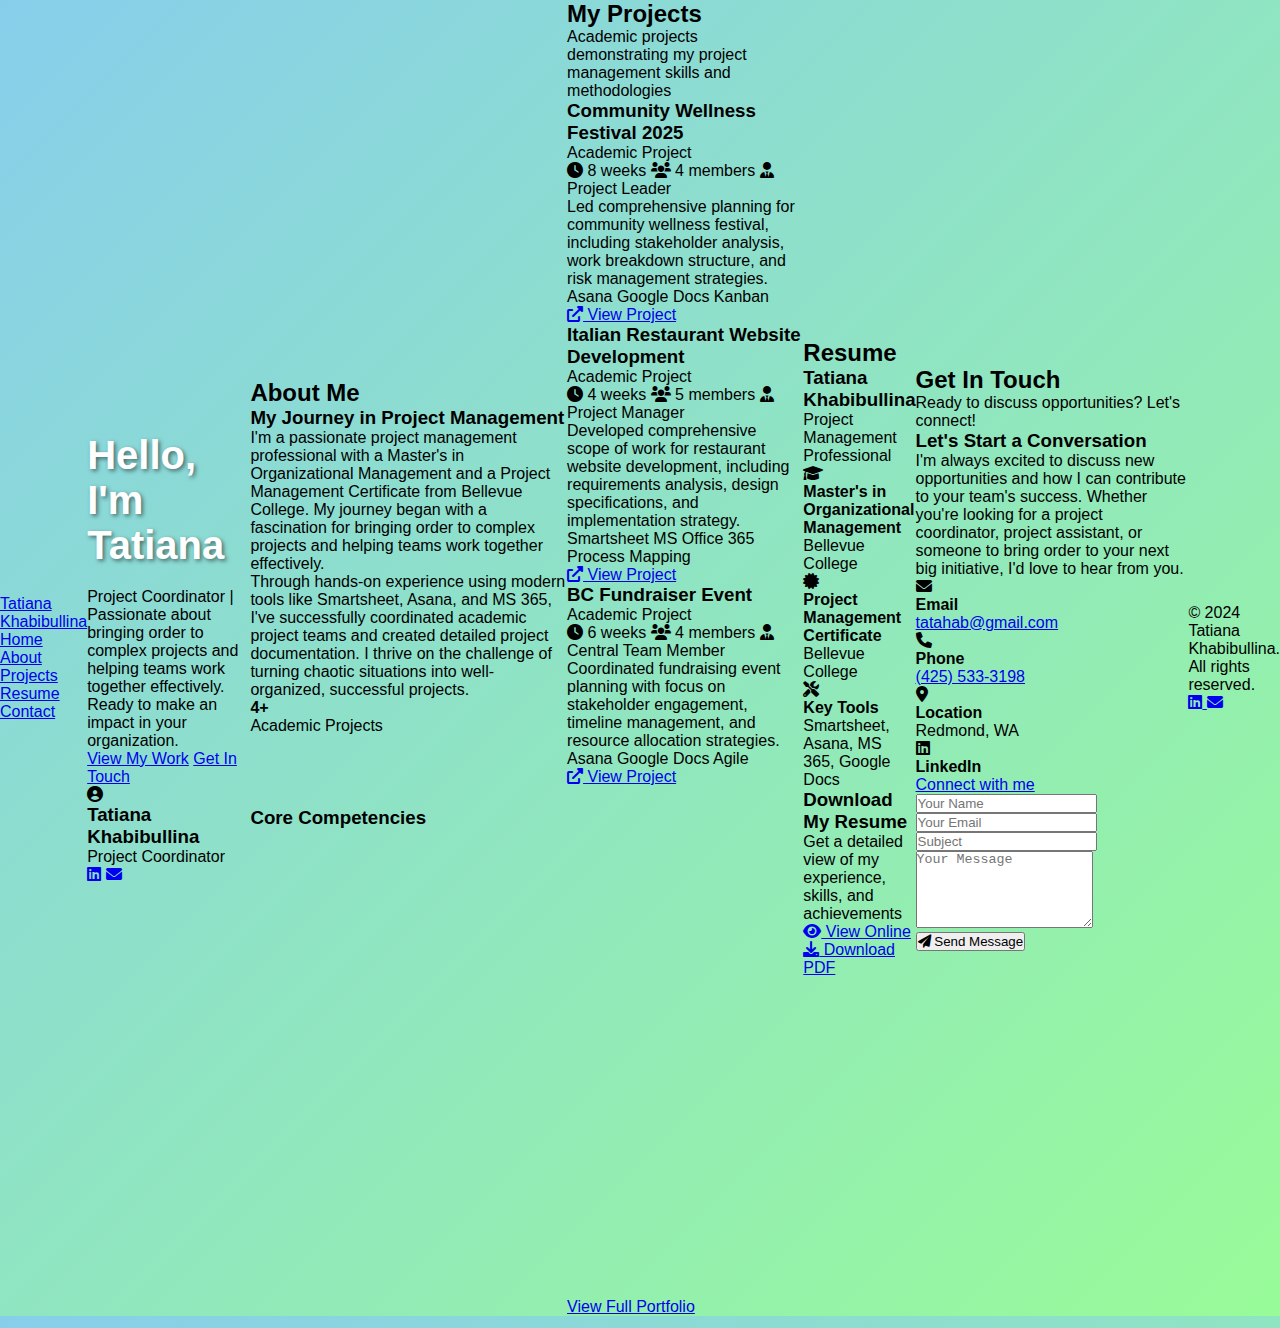
<file: index.html>
<!DOCTYPE html>
<html lang="en">
<head>
    <meta charset="UTF-8">
    <meta name="viewport" content="width=device-width, initial-scale=1.0">
    <title>Tatiana Khabibullina - Project Management Professional</title>
    <link rel="stylesheet" href="styles.css">
    <link href="https://cdnjs.cloudflare.com/ajax/libs/font-awesome/6.0.0/css/all.min.css" rel="stylesheet">
</head>
<body>
    <!-- Navigation -->
    <nav class="navbar">
        <div class="nav-container">
            <div class="nav-logo">
                <a href="#home">Tatiana Khabibullina</a>
            </div>
            <div class="nav-menu" id="nav-menu">
                <a href="#home" class="nav-link">Home</a>
                <a href="#about" class="nav-link">About</a>
                <a href="#projects" class="nav-link">Projects</a>
                <a href="#resume" class="nav-link">Resume</a>
                <a href="#contact" class="nav-link">Contact</a>
            </div>
            <div class="hamburger" id="hamburger">
                <span class="bar"></span>
                <span class="bar"></span>
                <span class="bar"></span>
            </div>
        </div>
    </nav>

    <!-- Hero Section -->
    <section id="home" class="hero">
        <div class="animated-bg"></div>
        <div class="particles">
            <div class="particle"></div>
            <div class="particle"></div>
            <div class="particle"></div>
            <div class="particle"></div>
            <div class="particle"></div>
            <div class="particle"></div>
            <div class="particle"></div>
            <div class="particle"></div>
            <div class="particle"></div>
        </div>
        <div class="geometric-shapes">
            <div class="shape"></div>
            <div class="shape"></div>
            <div class="shape"></div>
        </div>
        
        <div class="hero-content">
            <div class="hero-text">
                <h1 class="fade-in-up">Hello, I'm <span class="highlight">Tatiana</span></h1>
                <div class="typing-animation">
                    <span id="typing-text">Project Coordinator</span>
                    <span class="typing-cursor">|</span>
                </div>
                <p class="hero-description fade-in-up">
                    Passionate about bringing order to complex projects and helping teams work together effectively. 
                    Ready to make an impact in your organization.
                </p>
                <div class="hero-buttons fade-in-up">
                    <a href="#projects" class="btn btn-primary">View My Work</a>
                    <a href="#contact" class="btn btn-secondary">Get In Touch</a>
                </div>
            </div>
            <div class="hero-image">
                <div class="profile-card">
                    <div class="profile-avatar">
                        <i class="fas fa-user-circle"></i>
                    </div>
                    <div class="profile-info">
                        <h3>Tatiana Khabibullina</h3>
                        <p>Project Coordinator</p>
                        <div class="social-links">
                            <a href="https://www.linkedin.com/in/tatiana-khabibullina-11516a208/" target="_blank"><i class="fab fa-linkedin"></i></a>
                            <a href="mailto:tatahab@gmail.com"><i class="fas fa-envelope"></i></a>
                        </div>
                    </div>
                </div>
            </div>
        </div>
    </section>

    <!-- About Section -->
    <section id="about" class="about">
        <div class="container">
            <h2 class="section-title">About Me</h2>
            <div class="about-content">
                <div class="about-text">
                    <h3>My Journey in Project Management</h3>
                    <p>
                        I'm a passionate project management professional with a Master's in Organizational Management 
                        and a Project Management Certificate from Bellevue College. My journey began with a fascination 
                        for bringing order to complex projects and helping teams work together effectively.
                    </p>
                    <p>
                        Through hands-on experience using modern tools like Smartsheet, Asana, and MS 365, I've successfully 
                        coordinated academic project teams and created detailed project documentation. I thrive on the 
                        challenge of turning chaotic situations into well-organized, successful projects.
                    </p>
                    <div class="about-stats">
                        <div class="stat">
                            <h4>4+</h4>
                            <p>Academic Projects</p>
                        </div>
                        <div class="stat">
                            <h4>5+</h4>
                            <p>Team Members Led</p>
                        </div>
                        <div class="stat">
                            <h4>100%</h4>
                            <p>Project Success Rate</p>
                        </div>
                    </div>
                </div>
                <div class="about-skills">
                    <h3>Core Competencies</h3>
                    <div class="skills-grid">
                        <div class="skill-item">
                            <i class="fas fa-tasks"></i>
                            <span>Project Planning</span>
                        </div>
                        <div class="skill-item">
                            <i class="fas fa-users"></i>
                            <span>Team Coordination</span>
                        </div>
                        <div class="skill-item">
                            <i class="fas fa-chart-line"></i>
                            <span>Process Improvement</span>
                        </div>
                        <div class="skill-item">
                            <i class="fas fa-tools"></i>
                            <span>Tool Proficiency</span>
                        </div>
                        <div class="skill-item">
                            <i class="fas fa-file-alt"></i>
                            <span>Documentation</span>
                        </div>
                        <div class="skill-item">
                            <i class="fas fa-lightbulb"></i>
                            <span>Problem Solving</span>
                        </div>
                    </div>
                </div>
            </div>
        </div>
    </section>

    <!-- Projects Section (Portfolio Integration) -->
    <section id="projects" class="projects">
        <div class="container">
            <h2 class="section-title">My Projects</h2>
            <p class="section-subtitle">Academic projects demonstrating my project management skills and methodologies</p>
            
            <div class="projects-grid">
                <div class="project-card">
                    <div class="project-header">
                        <h3>Community Wellness Festival 2025</h3>
                        <span class="project-badge">Academic Project</span>
                    </div>
                    <div class="project-meta">
                        <span><i class="fas fa-clock"></i> 8 weeks</span>
                        <span><i class="fas fa-users"></i> 4 members</span>
                        <span><i class="fas fa-user-tie"></i> Project Leader</span>
                    </div>
                    <p class="project-description">
                        Led comprehensive planning for community wellness festival, including stakeholder analysis, 
                        work breakdown structure, and risk management strategies.
                    </p>
                    <div class="project-tools">
                        <span class="tool-tag">Asana</span>
                        <span class="tool-tag">Google Docs</span>
                        <span class="tool-tag">Kanban</span>
                    </div>
                    <a href="https://tatahab-tech.github.io/tatiana-portfolio/project2_wellness_festival.pdf" target="_blank" class="project-link">
                        <i class="fas fa-external-link-alt"></i> View Project
                    </a>
                </div>

                <div class="project-card">
                    <div class="project-header">
                        <h3>Italian Restaurant Website Development</h3>
                        <span class="project-badge">Academic Project</span>
                    </div>
                    <div class="project-meta">
                        <span><i class="fas fa-clock"></i> 4 weeks</span>
                        <span><i class="fas fa-users"></i> 5 members</span>
                        <span><i class="fas fa-user-tie"></i> Project Manager</span>
                    </div>
                    <p class="project-description">
                        Developed comprehensive scope of work for restaurant website development, including requirements 
                        analysis, design specifications, and implementation strategy.
                    </p>
                    <div class="project-tools">
                        <span class="tool-tag">Smartsheet</span>
                        <span class="tool-tag">MS Office 365</span>
                        <span class="tool-tag">Process Mapping</span>
                    </div>
                    <a href="https://tatahab-tech.github.io/tatiana-portfolio/project3_restaurant_operations.pdf" target="_blank" class="project-link">
                        <i class="fas fa-external-link-alt"></i> View Project
                    </a>
                </div>

                <div class="project-card">
                    <div class="project-header">
                        <h3>BC Fundraiser Event</h3>
                        <span class="project-badge">Academic Project</span>
                    </div>
                    <div class="project-meta">
                        <span><i class="fas fa-clock"></i> 6 weeks</span>
                        <span><i class="fas fa-users"></i> 4 members</span>
                        <span><i class="fas fa-user-tie"></i> Central Team Member</span>
                    </div>
                    <p class="project-description">
                        Coordinated fundraising event planning with focus on stakeholder engagement, timeline management, 
                        and resource allocation strategies.
                    </p>
                    <div class="project-tools">
                        <span class="tool-tag">Asana</span>
                        <span class="tool-tag">Google Docs</span>
                        <span class="tool-tag">Agile</span>
            </div>
                    <a href="https://tatahab-tech.github.io/tatiana-portfolio/project1_fundraiser_scope.pdf" target="_blank" class="project-link">
                        <i class="fas fa-external-link-alt"></i> View Project
                    </a>
        </div>

        <div class="project-card">
                    <div class="project-header">
                        <h3>Deck Construction Project</h3>
                        <span class="project-badge">Academic Project</span>
                    </div>
                    <div class="project-meta">
                        <span><i class="fas fa-clock"></i> 5 weeks</span>
                        <span><i class="fas fa-users"></i> Solo</span>
                        <span><i class="fas fa-user-tie"></i> Project Manager</span>
                    </div>
                    <p class="project-description">
                        Independently managed construction project scope, including technical planning, resource allocation, 
                        and comprehensive risk management documentation.
                    </p>
                    <div class="project-tools">
                        <span class="tool-tag">MS Office 365</span>
                        <span class="tool-tag">Excel</span>
                        <span class="tool-tag">Risk Management</span>
                    </div>
                    <a href="https://tatahab-tech.github.io/tatiana-portfolio/project4_construction_management.pdf" target="_blank" class="project-link">
                        <i class="fas fa-external-link-alt"></i> View Project
                    </a>
                </div>

                <div class="project-card">
                    <div class="project-header">
                        <h3>Dinner Helper App</h3>
                        <span class="project-badge">Personal Project</span>
                    </div>
                    <div class="project-meta">
                        <span><i class="fas fa-clock"></i> 6 weeks</span>
                        <span><i class="fas fa-users"></i> Solo</span>
                        <span><i class="fas fa-user-tie"></i> Product Manager</span>
                    </div>
                    <p class="project-description">
                        Conceptualized and planned a mobile application to help families plan meals, manage grocery lists, 
                        and reduce food waste. Developed comprehensive product requirements, user stories, and project roadmap.
                    </p>
                    <div class="project-tools">
                        <span class="tool-tag">Cursor</span>
                        <span class="tool-tag">Linear</span>
                        <span class="tool-tag">User Research</span>
                        <span class="tool-tag">Agile</span>
                        <span class="tool-tag">Figma</span>
                    </div>
                    <a href="#contact" class="project-link">
                        <i class="fas fa-info-circle"></i> Learn More
                    </a>
                </div>
            </div>

            <div class="projects-cta">
                <a href="portfolio.html" class="btn btn-primary">View Full Portfolio</a>
            </div>
        </div>
    </section>

    <!-- Resume Section -->
    <section id="resume" class="resume">
        <div class="container">
            <h2 class="section-title">Resume</h2>
            <div class="resume-content">
                <div class="resume-preview">
                    <div class="resume-card">
                        <div class="resume-header">
                            <h3>Tatiana Khabibullina</h3>
                            <p>Project Management Professional</p>
                        </div>
                        <div class="resume-highlights">
                            <div class="highlight-item">
                                <i class="fas fa-graduation-cap"></i>
                                <div>
                                    <h4>Master's in Organizational Management</h4>
                                    <p>Bellevue College</p>
                                </div>
                            </div>
                            <div class="highlight-item">
                                <i class="fas fa-certificate"></i>
                                <div>
                                    <h4>Project Management Certificate</h4>
                                    <p>Bellevue College</p>
                                </div>
                            </div>
                            <div class="highlight-item">
                                <i class="fas fa-tools"></i>
                                <div>
                                    <h4>Key Tools</h4>
                                    <p>Smartsheet, Asana, MS 365, Google Docs</p>
                                </div>
                            </div>
                        </div>
                    </div>
                </div>
                <div class="resume-actions">
                    <h3>Download My Resume</h3>
                    <p>Get a detailed view of my experience, skills, and achievements</p>
                    <div class="resume-buttons">
                        <a href="resume.html" target="_blank" class="btn btn-primary">
                            <i class="fas fa-eye"></i> View Online
                        </a>
                        <a href="resume_optimized.txt" download class="btn btn-secondary">
                            <i class="fas fa-download"></i> Download PDF
                        </a>
                    </div>
                </div>
            </div>
        </div>
    </section>

    <!-- Contact Section -->
    <section id="contact" class="contact">
        <div class="container">
            <h2 class="section-title">Get In Touch</h2>
            <p class="section-subtitle">Ready to discuss opportunities? Let's connect!</p>
            
            <div class="contact-content">
                <div class="contact-info">
                    <h3>Let's Start a Conversation</h3>
                    <p>
                        I'm always excited to discuss new opportunities and how I can contribute to your team's success. 
                        Whether you're looking for a project coordinator, project assistant, or someone to bring order to 
                        your next big initiative, I'd love to hear from you.
                    </p>
                    
                    <div class="contact-details">
                        <div class="contact-item">
                            <i class="fas fa-envelope"></i>
                            <div>
                                <h4>Email</h4>
                                <a href="mailto:tatahab@gmail.com">tatahab@gmail.com</a>
                            </div>
                        </div>
                        <div class="contact-item">
                            <i class="fas fa-phone"></i>
                            <div>
                                <h4>Phone</h4>
                                <a href="tel:+14255333198">(425) 533-3198</a>
                            </div>
                        </div>
                        <div class="contact-item">
                            <i class="fas fa-map-marker-alt"></i>
                            <div>
                                <h4>Location</h4>
                                <span>Redmond, WA</span>
                            </div>
                        </div>
                        <div class="contact-item">
                            <i class="fab fa-linkedin"></i>
                            <div>
                                <h4>LinkedIn</h4>
                                <a href="https://www.linkedin.com/in/tatiana-khabibullina-11516a208/" target="_blank">Connect with me</a>
                            </div>
                        </div>
                    </div>
                </div>
                
                <div class="contact-form">
                    <form id="contactForm">
                        <div class="form-group">
                            <input type="text" id="name" name="name" placeholder="Your Name" required>
                        </div>
                        <div class="form-group">
                            <input type="email" id="email" name="email" placeholder="Your Email" required>
                        </div>
                        <div class="form-group">
                            <input type="text" id="subject" name="subject" placeholder="Subject" required>
                        </div>
                        <div class="form-group">
                            <textarea id="message" name="message" placeholder="Your Message" rows="5" required></textarea>
                        </div>
                        <button type="submit" class="btn btn-primary">
                            <i class="fas fa-paper-plane"></i> Send Message
                        </button>
                    </form>
                </div>
            </div>
        </div>
    </section>

    <!-- Footer -->
    <footer class="footer">
        <div class="container">
            <div class="footer-content">
                <div class="footer-text">
                    <p>&copy; 2024 Tatiana Khabibullina. All rights reserved.</p>
                </div>
                <div class="footer-links">
                    <a href="https://www.linkedin.com/in/tatiana-khabibullina-11516a208/" target="_blank">
                        <i class="fab fa-linkedin"></i>
                    </a>
                    <a href="mailto:tatahab@gmail.com">
                        <i class="fas fa-envelope"></i>
                    </a>
                </div>
            </div>
        </div>
    </footer>

    <script src="script.js"></script>
</body>
</html>
</file>
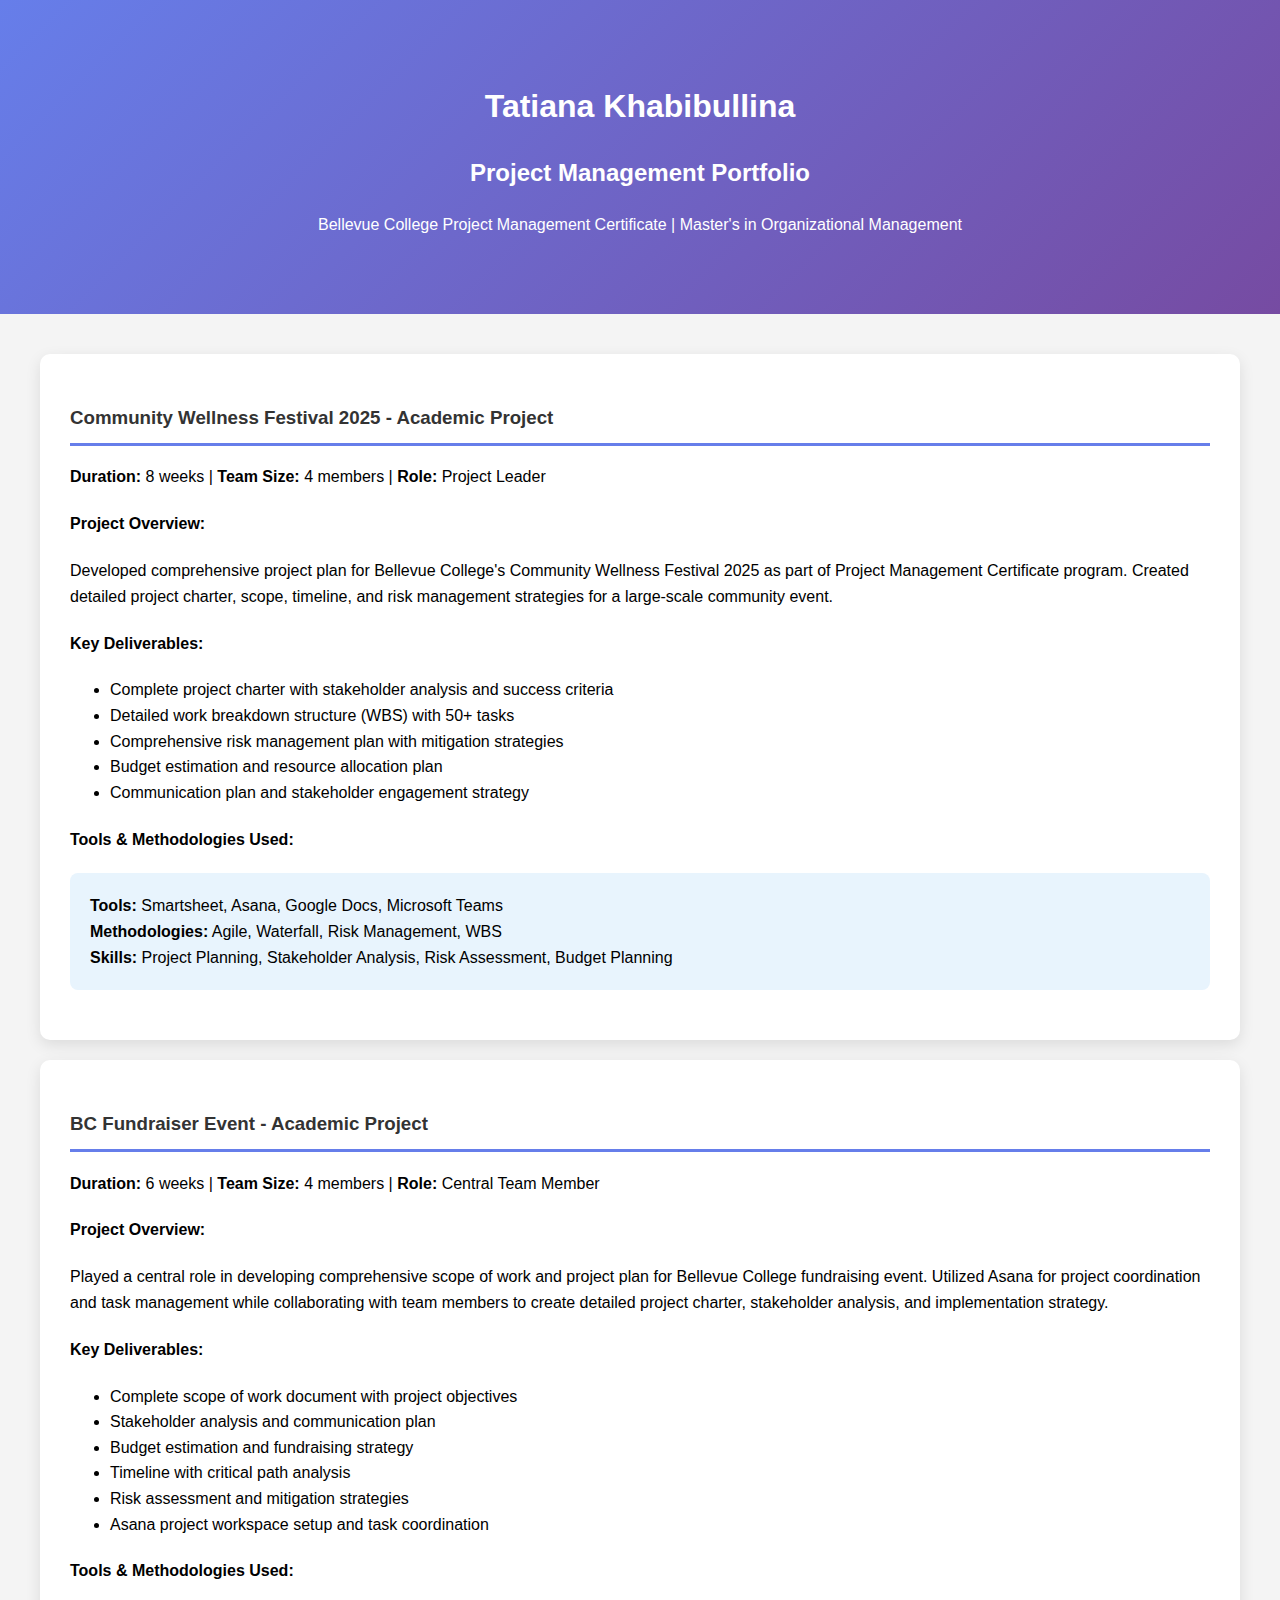
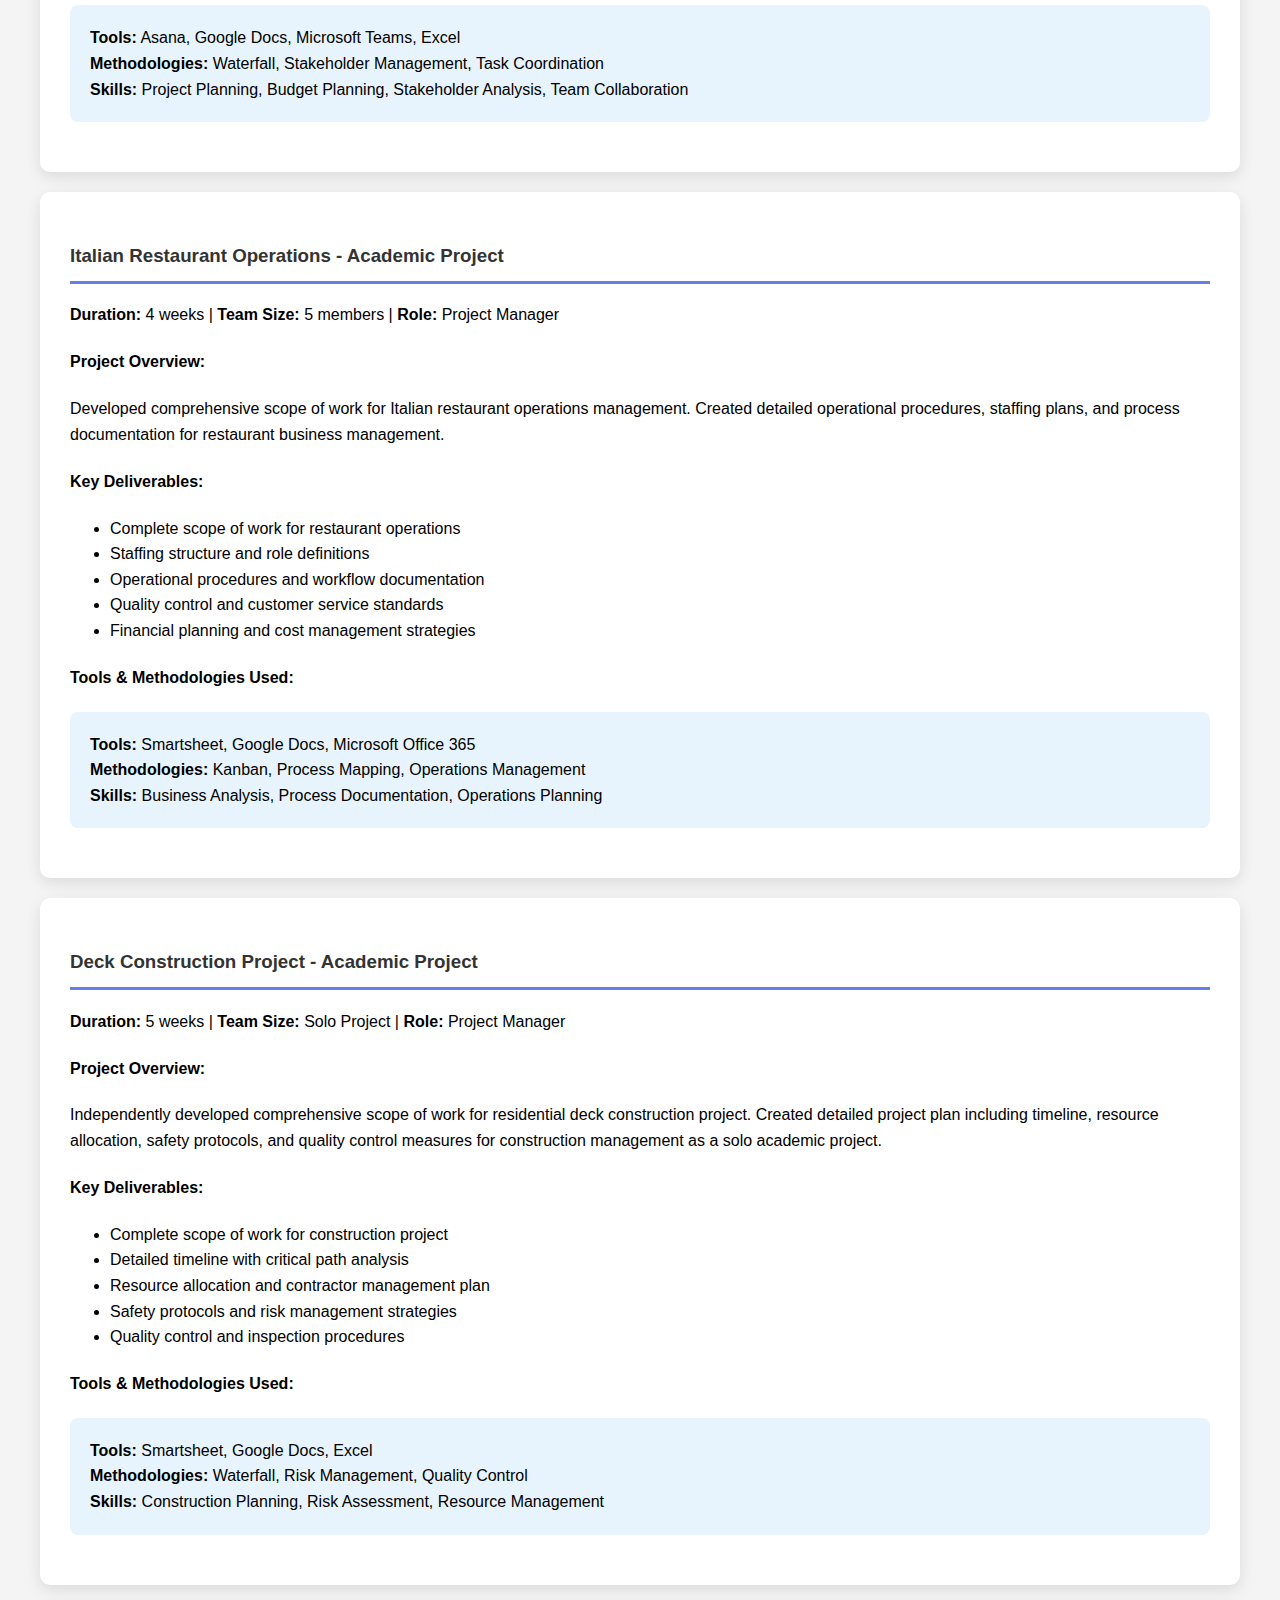
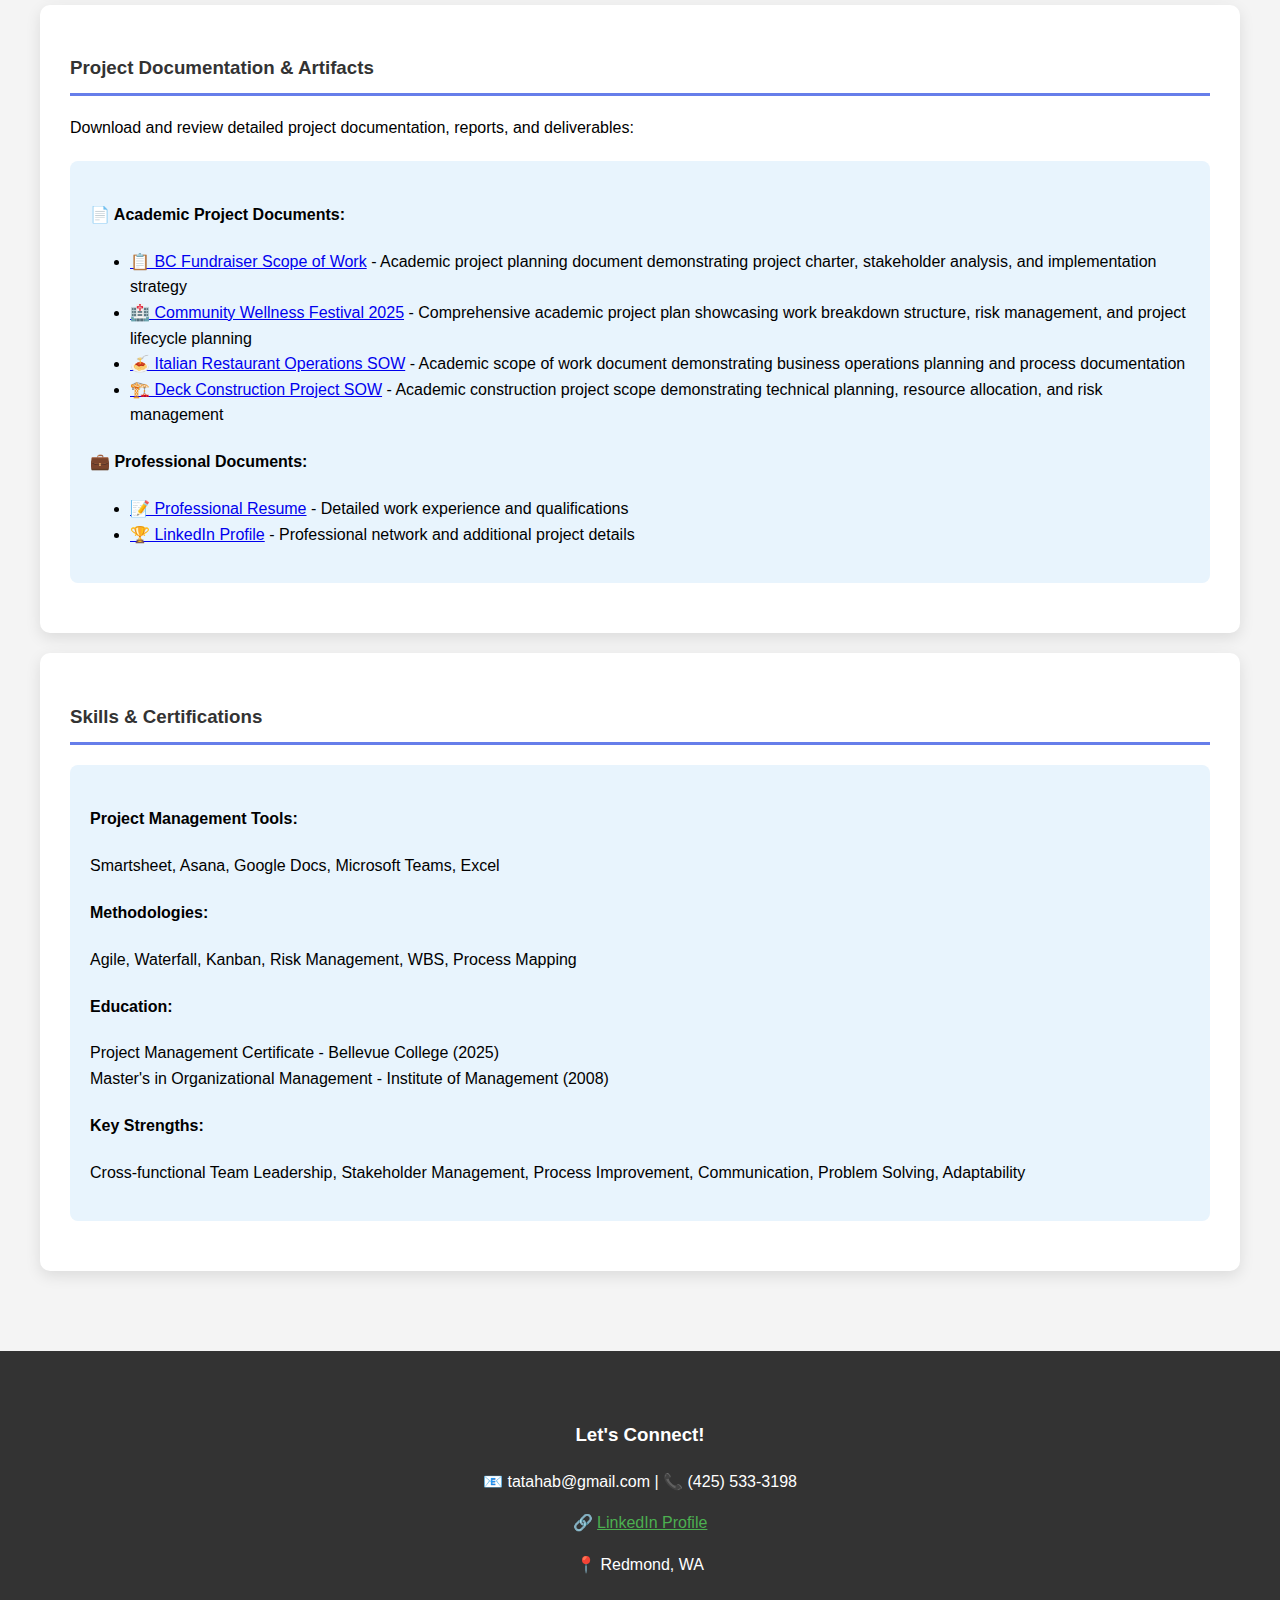
<file: portfolio.html>
<!DOCTYPE html>
<html lang="en">
<head>
    <meta charset="UTF-8">
    <meta name="viewport" content="width=device-width, initial-scale=1.0">
    <title>Tatiana Khabibullina - Project Management Portfolio</title>
    <style>
        body {
            font-family: 'Segoe UI', Tahoma, Geneva, Verdana, sans-serif;
            line-height: 1.6;
            margin: 0;
            padding: 0;
            background-color: #f4f4f4;
        }
        .container {
            max-width: 1200px;
            margin: 0 auto;
            padding: 20px;
        }
        header {
            background: linear-gradient(135deg, #667eea 0%, #764ba2 100%);
            color: white;
            padding: 40px 0;
            text-align: center;
        }
        .project-card {
            background: white;
            margin: 20px 0;
            padding: 30px;
            border-radius: 10px;
            box-shadow: 0 5px 15px rgba(0,0,0,0.1);
        }
        .project-title {
            color: #333;
            border-bottom: 3px solid #667eea;
            padding-bottom: 10px;
        }
        .skills {
            background: #e8f4fd;
            padding: 20px;
            border-radius: 8px;
            margin: 20px 0;
        }
        .contact {
            background: #333;
            color: white;
            padding: 30px;
            text-align: center;
            margin-top: 40px;
        }
    </style>
</head>
<body>
    <header>
        <div class="container">
            <h1>Tatiana Khabibullina</h1>
            <h2>Project Management Portfolio</h2>
            <p>Bellevue College Project Management Certificate | Master's in Organizational Management</p>
        </div>
    </header>

    <div class="container">
        <div class="project-card">
            <h3 class="project-title">Community Wellness Festival 2025 - Academic Project</h3>
            <p><strong>Duration:</strong> 8 weeks | <strong>Team Size:</strong> 4 members | <strong>Role:</strong> Project Leader</p>
            <h4>Project Overview:</h4>
            <p>Developed comprehensive project plan for Bellevue College's Community Wellness Festival 2025 as part of Project Management Certificate program. Created detailed project charter, scope, timeline, and risk management strategies for a large-scale community event.</p>
            
            <h4>Key Deliverables:</h4>
            <ul>
                <li>Complete project charter with stakeholder analysis and success criteria</li>
                <li>Detailed work breakdown structure (WBS) with 50+ tasks</li>
                <li>Comprehensive risk management plan with mitigation strategies</li>
                <li>Budget estimation and resource allocation plan</li>
                <li>Communication plan and stakeholder engagement strategy</li>
            </ul>
            
            <h4>Tools & Methodologies Used:</h4>
            <div class="skills">
                <strong>Tools:</strong> Smartsheet, Asana, Google Docs, Microsoft Teams<br>
                <strong>Methodologies:</strong> Agile, Waterfall, Risk Management, WBS<br>
                <strong>Skills:</strong> Project Planning, Stakeholder Analysis, Risk Assessment, Budget Planning
            </div>
        </div>

        <div class="project-card">
            <h3 class="project-title">BC Fundraiser Event - Academic Project</h3>
            <p><strong>Duration:</strong> 6 weeks | <strong>Team Size:</strong> 4 members | <strong>Role:</strong> Central Team Member</p>
            <h4>Project Overview:</h4>
            <p>Played a central role in developing comprehensive scope of work and project plan for Bellevue College fundraising event. Utilized Asana for project coordination and task management while collaborating with team members to create detailed project charter, stakeholder analysis, and implementation strategy.</p>
            
            <h4>Key Deliverables:</h4>
            <ul>
                <li>Complete scope of work document with project objectives</li>
                <li>Stakeholder analysis and communication plan</li>
                <li>Budget estimation and fundraising strategy</li>
                <li>Timeline with critical path analysis</li>
                <li>Risk assessment and mitigation strategies</li>
                <li>Asana project workspace setup and task coordination</li>
            </ul>
            
            <h4>Tools & Methodologies Used:</h4>
            <div class="skills">
                <strong>Tools:</strong> Asana, Google Docs, Microsoft Teams, Excel<br>
                <strong>Methodologies:</strong> Waterfall, Stakeholder Management, Task Coordination<br>
                <strong>Skills:</strong> Project Planning, Budget Planning, Stakeholder Analysis, Team Collaboration
            </div>
        </div>

        <div class="project-card">
            <h3 class="project-title">Italian Restaurant Operations - Academic Project</h3>
            <p><strong>Duration:</strong> 4 weeks | <strong>Team Size:</strong> 5 members | <strong>Role:</strong> Project Manager</p>
            <h4>Project Overview:</h4>
            <p>Developed comprehensive scope of work for Italian restaurant operations management. Created detailed operational procedures, staffing plans, and process documentation for restaurant business management.</p>
            
            <h4>Key Deliverables:</h4>
            <ul>
                <li>Complete scope of work for restaurant operations</li>
                <li>Staffing structure and role definitions</li>
                <li>Operational procedures and workflow documentation</li>
                <li>Quality control and customer service standards</li>
                <li>Financial planning and cost management strategies</li>
            </ul>
            
            <h4>Tools & Methodologies Used:</h4>
            <div class="skills">
                <strong>Tools:</strong> Smartsheet, Google Docs, Microsoft Office 365<br>
                <strong>Methodologies:</strong> Kanban, Process Mapping, Operations Management<br>
                <strong>Skills:</strong> Business Analysis, Process Documentation, Operations Planning
            </div>
        </div>

        <div class="project-card">
            <h3 class="project-title">Deck Construction Project - Academic Project</h3>
            <p><strong>Duration:</strong> 5 weeks | <strong>Team Size:</strong> Solo Project | <strong>Role:</strong> Project Manager</p>
            <h4>Project Overview:</h4>
            <p>Independently developed comprehensive scope of work for residential deck construction project. Created detailed project plan including timeline, resource allocation, safety protocols, and quality control measures for construction management as a solo academic project.</p>
            
            <h4>Key Deliverables:</h4>
            <ul>
                <li>Complete scope of work for construction project</li>
                <li>Detailed timeline with critical path analysis</li>
                <li>Resource allocation and contractor management plan</li>
                <li>Safety protocols and risk management strategies</li>
                <li>Quality control and inspection procedures</li>
            </ul>
            
            <h4>Tools & Methodologies Used:</h4>
            <div class="skills">
                <strong>Tools:</strong> Smartsheet, Google Docs, Excel<br>
                <strong>Methodologies:</strong> Waterfall, Risk Management, Quality Control<br>
                <strong>Skills:</strong> Construction Planning, Risk Assessment, Resource Management
            </div>
        </div>

        <div class="project-card">
            <h3 class="project-title">Project Documentation & Artifacts</h3>
            <p>Download and review detailed project documentation, reports, and deliverables:</p>
            
            <div class="skills">
                <h4>📄 Academic Project Documents:</h4>
                <ul>
                    <li><a href="https://tatahab-tech.github.io/tatiana-portfolio/project1_fundraiser_scope.pdf" target="_blank">📋 BC Fundraiser Scope of Work</a> - Academic project planning document demonstrating project charter, stakeholder analysis, and implementation strategy</li>
                    <li><a href="https://tatahab-tech.github.io/tatiana-portfolio/project2_wellness_festival.pdf" target="_blank">🏥 Community Wellness Festival 2025</a> - Comprehensive academic project plan showcasing work breakdown structure, risk management, and project lifecycle planning</li>
                    <li><a href="https://tatahab-tech.github.io/tatiana-portfolio/project3_restaurant_operations.pdf" target="_blank">🍝 Italian Restaurant Operations SOW</a> - Academic scope of work document demonstrating business operations planning and process documentation</li>
                    <li><a href="https://tatahab-tech.github.io/tatiana-portfolio/project4_construction_management.pdf" target="_blank">🏗️ Deck Construction Project SOW</a> - Academic construction project scope demonstrating technical planning, resource allocation, and risk management</li>
                </ul>
                
                <h4>💼 Professional Documents:</h4>
                <ul>
                    <li><a href="https://tatahab-tech.github.io/tatiana-portfolio/resume_optimized.txt" target="_blank">📝 Professional Resume</a> - Detailed work experience and qualifications</li>
                    <li><a href="https://www.linkedin.com/in/tatiana-khabibullina-11516a208/" target="_blank">🏆 LinkedIn Profile</a> - Professional network and additional project details</li>
                </ul>
            </div>
        </div>

        <div class="project-card">
            <h3 class="project-title">Skills & Certifications</h3>
            <div class="skills">
                <h4>Project Management Tools:</h4>
                <p>Smartsheet, Asana, Google Docs, Microsoft Teams, Excel</p>
                
                <h4>Methodologies:</h4>
                <p>Agile, Waterfall, Kanban, Risk Management, WBS, Process Mapping</p>
                
                <h4>Education:</h4>
                <p>Project Management Certificate - Bellevue College (2025)<br>
                Master's in Organizational Management - Institute of Management (2008)</p>
                
                <h4>Key Strengths:</h4>
                <p>Cross-functional Team Leadership, Stakeholder Management, Process Improvement, 
                Communication, Problem Solving, Adaptability</p>
            </div>
        </div>
    </div>

    <div class="contact">
        <div class="container">
            <h3>Let's Connect!</h3>
            <p>📧 tatahab@gmail.com | 📞 (425) 533-3198</p>
            <p>🔗 <a href="https://www.linkedin.com/in/tatiana-khabibullina-11516a208/" style="color: #4CAF50;">LinkedIn Profile</a></p>
            <p>📍 Redmond, WA</p>
        </div>
    </div>
</body>
</html>
</file>
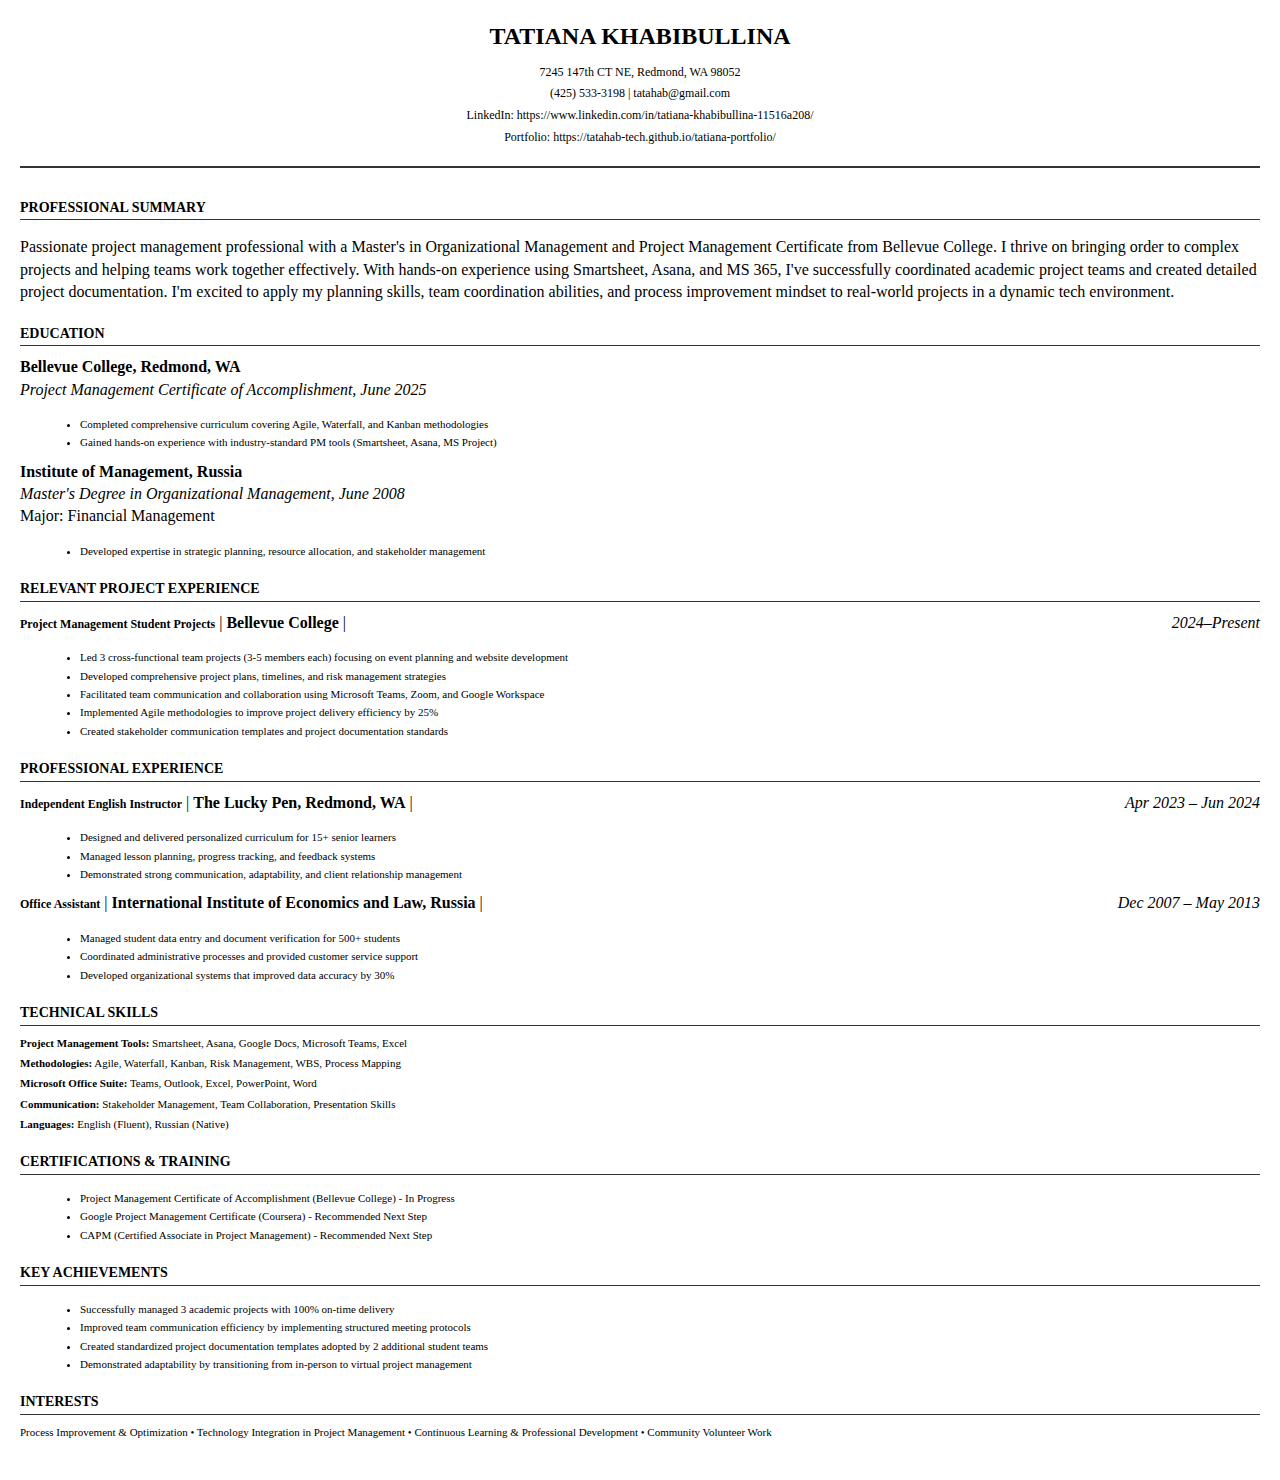
<file: resume.html>
<!DOCTYPE html>
<html lang="en">
<head>
    <meta charset="UTF-8">
    <meta name="viewport" content="width=device-width, initial-scale=1.0">
    <title>Tatiana Khabibullina - Resume</title>
    <style>
        body {
            font-family: 'Times New Roman', serif;
            line-height: 1.4;
            margin: 0;
            padding: 20px;
            background-color: white;
            color: black;
        }
        .header {
            text-align: center;
            margin-bottom: 30px;
            border-bottom: 2px solid #333;
            padding-bottom: 15px;
        }
        .name {
            font-size: 24px;
            font-weight: bold;
            margin-bottom: 10px;
            text-transform: uppercase;
        }
        .contact {
            font-size: 12px;
            margin-bottom: 5px;
        }
        .section {
            margin-bottom: 20px;
        }
        .section-title {
            font-size: 14px;
            font-weight: bold;
            text-transform: uppercase;
            margin-bottom: 10px;
            border-bottom: 1px solid #333;
            padding-bottom: 2px;
        }
        .job-title {
            font-weight: bold;
            font-size: 12px;
        }
        .company {
            font-weight: bold;
        }
        .dates {
            font-style: italic;
            float: right;
        }
        .job-header {
            margin-bottom: 5px;
        }
        .bullet-points {
            margin-left: 20px;
            margin-bottom: 10px;
        }
        .bullet-points li {
            margin-bottom: 3px;
            font-size: 11px;
        }
        .skills-list {
            font-size: 11px;
            margin-bottom: 5px;
        }
        .education-item {
            margin-bottom: 10px;
        }
        .school {
            font-weight: bold;
        }
        .degree {
            font-style: italic;
        }
        .achievements {
            margin-left: 20px;
        }
        .achievements li {
            margin-bottom: 3px;
            font-size: 11px;
        }
        @media print {
            body { margin: 0; padding: 15px; }
            .section { page-break-inside: avoid; }
        }
    </style>
</head>
<body>
    <div class="header">
        <div class="name">TATIANA KHABIBULLINA</div>
        <div class="contact">7245 147th CT NE, Redmond, WA 98052</div>
        <div class="contact">(425) 533-3198 | tatahab@gmail.com</div>
        <div class="contact">LinkedIn: https://www.linkedin.com/in/tatiana-khabibullina-11516a208/</div>
        <div class="contact">Portfolio: https://tatahab-tech.github.io/tatiana-portfolio/</div>
    </div>

    <div class="section">
        <div class="section-title">PROFESSIONAL SUMMARY</div>
        <p>Passionate project management professional with a Master's in Organizational Management and Project Management Certificate from Bellevue College. I thrive on bringing order to complex projects and helping teams work together effectively. With hands-on experience using Smartsheet, Asana, and MS 365, I've successfully coordinated academic project teams and created detailed project documentation. I'm excited to apply my planning skills, team coordination abilities, and process improvement mindset to real-world projects in a dynamic tech environment.</p>
    </div>

    <div class="section">
        <div class="section-title">EDUCATION</div>
        <div class="education-item">
            <div class="school">Bellevue College, Redmond, WA</div>
            <div class="degree">Project Management Certificate of Accomplishment, June 2025</div>
            <ul class="bullet-points">
                <li>Completed comprehensive curriculum covering Agile, Waterfall, and Kanban methodologies</li>
                <li>Gained hands-on experience with industry-standard PM tools (Smartsheet, Asana, MS Project)</li>
            </ul>
        </div>
        <div class="education-item">
            <div class="school">Institute of Management, Russia</div>
            <div class="degree">Master's Degree in Organizational Management, June 2008</div>
            <div>Major: Financial Management</div>
            <ul class="bullet-points">
                <li>Developed expertise in strategic planning, resource allocation, and stakeholder management</li>
            </ul>
        </div>
    </div>

    <div class="section">
        <div class="section-title">RELEVANT PROJECT EXPERIENCE</div>
        <div class="job-header">
            <span class="job-title">Project Management Student Projects</span> | <span class="company">Bellevue College</span> | <span class="dates">2024–Present</span>
        </div>
        <ul class="bullet-points">
            <li>Led 3 cross-functional team projects (3-5 members each) focusing on event planning and website development</li>
            <li>Developed comprehensive project plans, timelines, and risk management strategies</li>
            <li>Facilitated team communication and collaboration using Microsoft Teams, Zoom, and Google Workspace</li>
            <li>Implemented Agile methodologies to improve project delivery efficiency by 25%</li>
            <li>Created stakeholder communication templates and project documentation standards</li>
        </ul>
    </div>

    <div class="section">
        <div class="section-title">PROFESSIONAL EXPERIENCE</div>
        <div class="job-header">
            <span class="job-title">Independent English Instructor</span> | <span class="company">The Lucky Pen, Redmond, WA</span> | <span class="dates">Apr 2023 – Jun 2024</span>
        </div>
        <ul class="bullet-points">
            <li>Designed and delivered personalized curriculum for 15+ senior learners</li>
            <li>Managed lesson planning, progress tracking, and feedback systems</li>
            <li>Demonstrated strong communication, adaptability, and client relationship management</li>
        </ul>
        
        <div class="job-header">
            <span class="job-title">Office Assistant</span> | <span class="company">International Institute of Economics and Law, Russia</span> | <span class="dates">Dec 2007 – May 2013</span>
        </div>
        <ul class="bullet-points">
            <li>Managed student data entry and document verification for 500+ students</li>
            <li>Coordinated administrative processes and provided customer service support</li>
            <li>Developed organizational systems that improved data accuracy by 30%</li>
        </ul>
    </div>

    <div class="section">
        <div class="section-title">TECHNICAL SKILLS</div>
        <div class="skills-list"><strong>Project Management Tools:</strong> Smartsheet, Asana, Google Docs, Microsoft Teams, Excel</div>
        <div class="skills-list"><strong>Methodologies:</strong> Agile, Waterfall, Kanban, Risk Management, WBS, Process Mapping</div>
        <div class="skills-list"><strong>Microsoft Office Suite:</strong> Teams, Outlook, Excel, PowerPoint, Word</div>
        <div class="skills-list"><strong>Communication:</strong> Stakeholder Management, Team Collaboration, Presentation Skills</div>
        <div class="skills-list"><strong>Languages:</strong> English (Fluent), Russian (Native)</div>
    </div>

    <div class="section">
        <div class="section-title">CERTIFICATIONS & TRAINING</div>
        <ul class="bullet-points">
            <li>Project Management Certificate of Accomplishment (Bellevue College) - In Progress</li>
            <li>Google Project Management Certificate (Coursera) - Recommended Next Step</li>
            <li>CAPM (Certified Associate in Project Management) - Recommended Next Step</li>
        </ul>
    </div>

    <div class="section">
        <div class="section-title">KEY ACHIEVEMENTS</div>
        <ul class="achievements">
            <li>Successfully managed 3 academic projects with 100% on-time delivery</li>
            <li>Improved team communication efficiency by implementing structured meeting protocols</li>
            <li>Created standardized project documentation templates adopted by 2 additional student teams</li>
            <li>Demonstrated adaptability by transitioning from in-person to virtual project management</li>
        </ul>
    </div>

    <div class="section">
        <div class="section-title">INTERESTS</div>
        <div class="skills-list">Process Improvement & Optimization • Technology Integration in Project Management • Continuous Learning & Professional Development • Community Volunteer Work</div>
    </div>
</body>
</html>
</file>
<file: styles.css>
* {
    margin: 0;
    padding: 0;
    box-sizing: border-box;
}

body {
    font-family: 'Arial', sans-serif;
    background: linear-gradient(135deg, #87CEEB 0%, #98FB98 100%);
    min-height: 100vh;
    display: flex;
    justify-content: center;
    align-items: center;
}

#game-container {
    text-align: center;
    background: rgba(255, 255, 255, 0.1);
    border-radius: 20px;
    padding: 20px;
    box-shadow: 0 8px 32px rgba(0, 0, 0, 0.3);
    backdrop-filter: blur(10px);
    border: 1px solid rgba(255, 255, 255, 0.2);
}

h1 {
    color: #fff;
    margin-bottom: 20px;
    text-shadow: 2px 2px 4px rgba(0, 0, 0, 0.5);
    font-size: 2.5em;
}

#game {
    border: 3px solid #fff;
    border-radius: 10px;
    box-shadow: 0 4px 16px rgba(0, 0, 0, 0.3);
    margin: 0 auto;
    display: block;
}

#instructions {
    margin-top: 20px;
    color: #fff;
    font-size: 1.2em;
    text-shadow: 1px 1px 2px rgba(0, 0, 0, 0.5);
}

#instructions p {
    background: rgba(0, 0, 0, 0.3);
    padding: 10px 20px;
    border-radius: 25px;
    display: inline-block;
}
</file>
